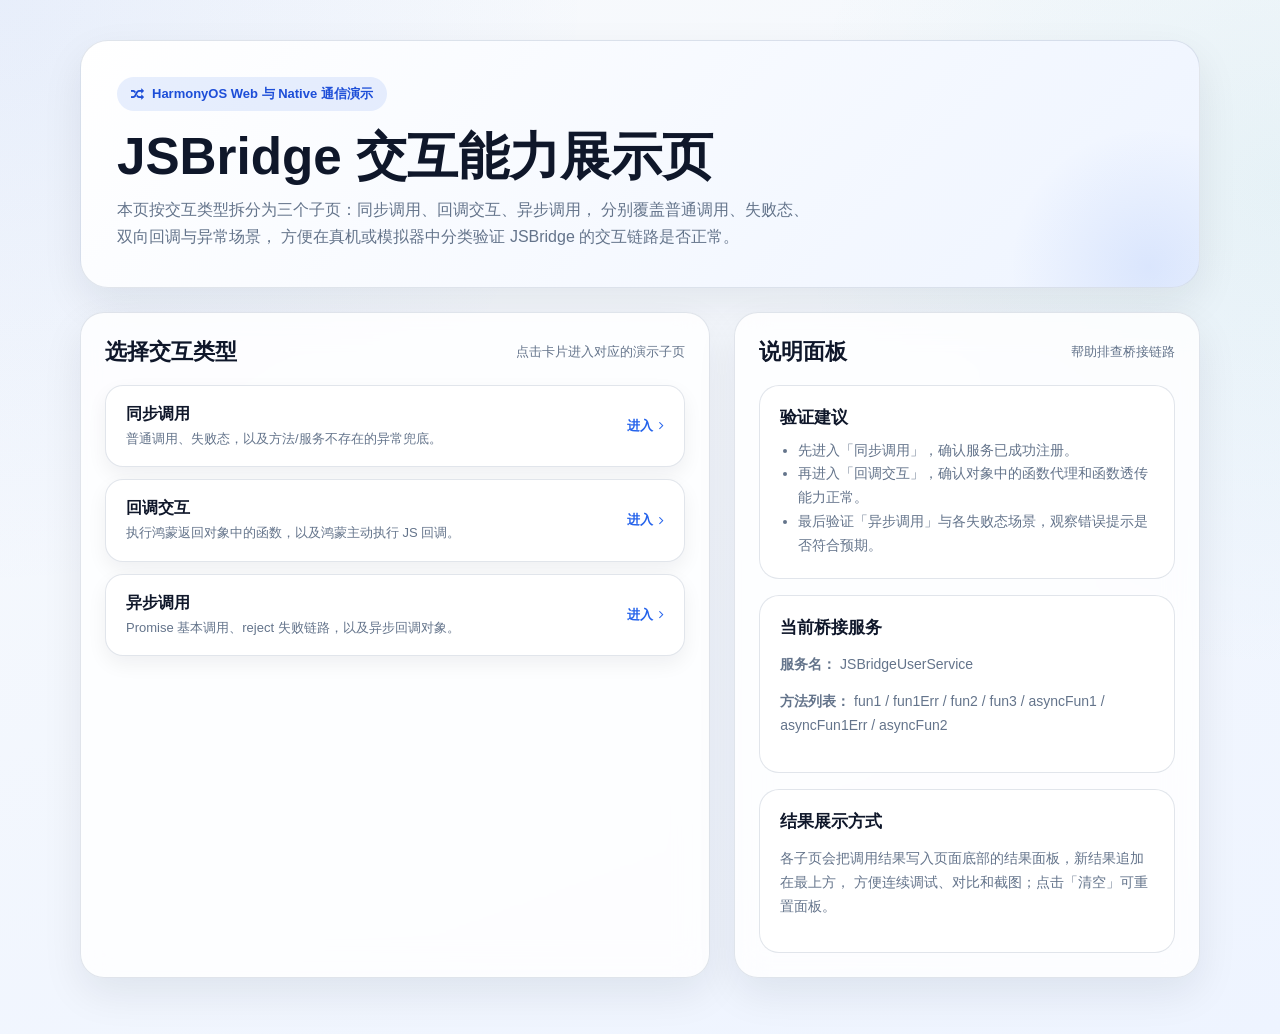
<file: entry/src/main/resources/rawfile/index.html>
<!DOCTYPE html>
<html lang="zh-CN">

<head>
    <meta charset="UTF-8" />
    <meta name="viewport" content="width=device-width, initial-scale=1.0" />
    <title>JSBridge Demo</title>
    <link href="https://cdn.jsdelivr.net/npm/font-awesome@4.7.0/css/font-awesome.min.css" rel="stylesheet" />
    <link rel="stylesheet" href="assets/styles.css" />
</head>

<body>
    <div class="shell">
        <section class="hero">
            <div class="eyebrow">
                <i class="fa fa-random" aria-hidden="true"></i>
                <span>HarmonyOS Web 与 Native 通信演示</span>
            </div>
            <h1>JSBridge 交互能力展示页</h1>
            <p>
                本页按交互类型拆分为三个子页：同步调用、回调交互、异步调用，
                分别覆盖普通调用、失败态、双向回调与异常场景，
                方便在真机或模拟器中分类验证 JSBridge 的交互链路是否正常。
            </p>
        </section>

        <div class="content">
            <main class="panel">
                <div class="panel-title">
                    <h2>选择交互类型</h2>
                    <span>点击卡片进入对应的演示子页</span>
                </div>

                <div class="button-grid">
                    <a class="nav-card nav-sync" href="sync.html">
                        <span class="nav-body">
                            <span class="nav-title">同步调用</span>
                            <span class="nav-desc">普通调用、失败态，以及方法/服务不存在的异常兜底。</span>
                        </span>
                        <span class="nav-enter">进入<i class="fa fa-angle-right" aria-hidden="true"></i></span>
                    </a>

                    <a class="nav-card nav-callback" href="callback.html">
                        <span class="nav-body">
                            <span class="nav-title">回调交互</span>
                            <span class="nav-desc">执行鸿蒙返回对象中的函数，以及鸿蒙主动执行 JS 回调。</span>
                        </span>
                        <span class="nav-enter">进入<i class="fa fa-angle-right" aria-hidden="true"></i></span>
                    </a>

                    <a class="nav-card nav-async" href="async.html">
                        <span class="nav-body">
                            <span class="nav-title">异步调用</span>
                            <span class="nav-desc">Promise 基本调用、reject 失败链路，以及异步回调对象。</span>
                        </span>
                        <span class="nav-enter">进入<i class="fa fa-angle-right" aria-hidden="true"></i></span>
                    </a>
                </div>
            </main>

            <aside class="panel">
                <div class="panel-title">
                    <h2>说明面板</h2>
                    <span>帮助排查桥接链路</span>
                </div>

                <div class="aside-card">
                    <h3>验证建议</h3>
                    <ul>
                        <li>先进入「同步调用」，确认服务已成功注册。</li>
                        <li>再进入「回调交互」，确认对象中的函数代理和函数透传能力正常。</li>
                        <li>最后验证「异步调用」与各失败态场景，观察错误提示是否符合预期。</li>
                    </ul>
                </div>

                <div class="aside-card">
                    <h3>当前桥接服务</h3>
                    <p><strong>服务名：</strong> JSBridgeUserService</p>
                    <p><strong>方法列表：</strong> fun1 / fun1Err / fun2 / fun3 / asyncFun1 / asyncFun1Err / asyncFun2</p>
                </div>

                <div class="aside-card">
                    <h3>结果展示方式</h3>
                    <p>
                        各子页会把调用结果写入页面底部的结果面板，新结果追加在最上方，
                        方便连续调试、对比和截图；点击「清空」可重置面板。
                    </p>
                </div>
            </aside>
        </div>
    </div>
</body>

</html>
</file>
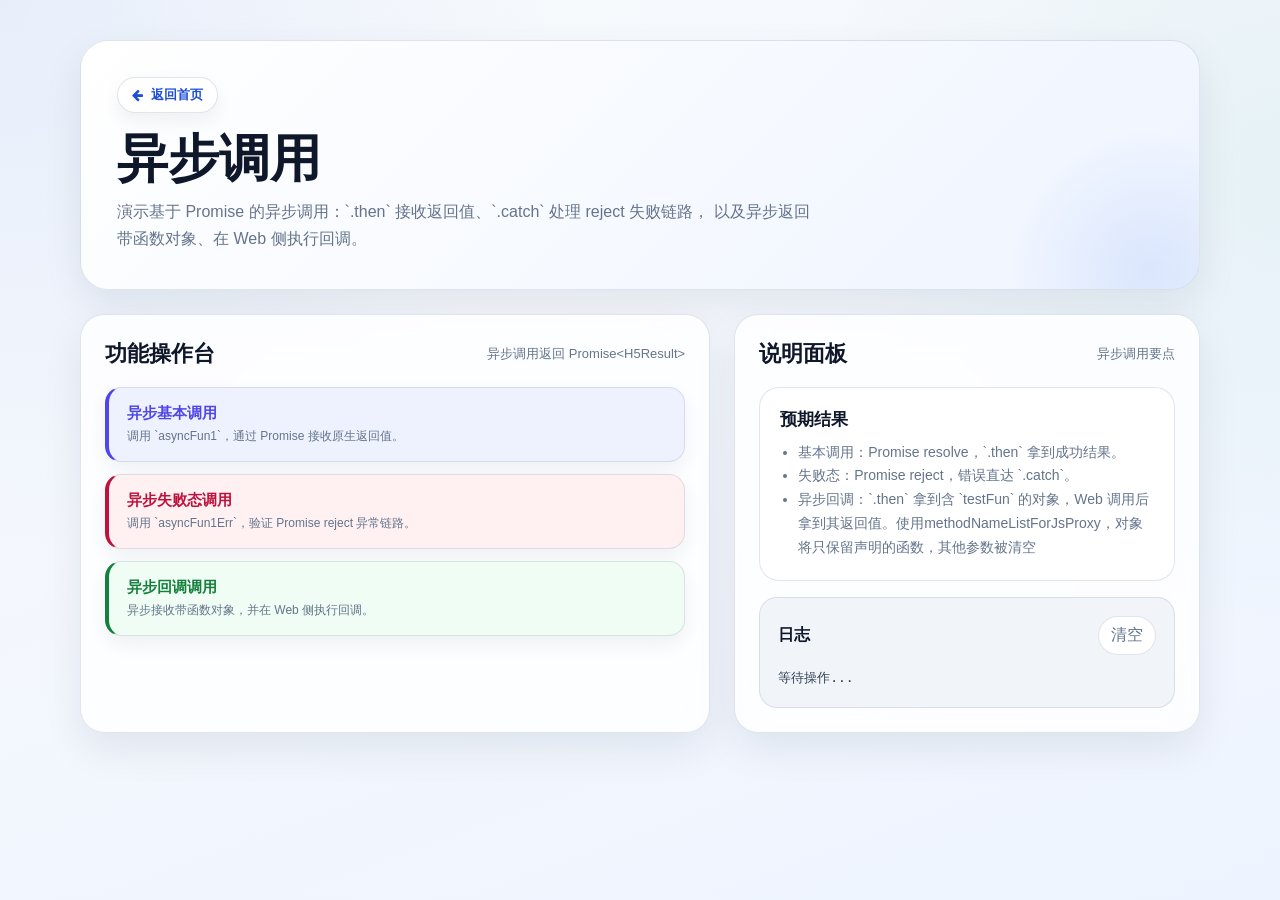
<file: entry/src/main/resources/rawfile/async.html>
<!DOCTYPE html>
<html lang="zh-CN">

<head>
    <meta charset="UTF-8" />
    <meta name="viewport" content="width=device-width, initial-scale=1.0" />
    <title>JSBridge · 异步调用</title>
    <link href="https://cdn.jsdelivr.net/npm/font-awesome@4.7.0/css/font-awesome.min.css" rel="stylesheet" />
    <link rel="stylesheet" href="assets/styles.css" />
</head>

<body>
    <div class="shell">
        <section class="hero">
            <a class="eyebrow" href="index.html">
                <i class="fa fa-arrow-left" aria-hidden="true"></i>
                <span>返回首页</span>
            </a>
            <h1>异步调用</h1>
            <p>
                演示基于 Promise 的异步调用：`.then` 接收返回值、`.catch` 处理 reject 失败链路，
                以及异步返回带函数对象、在 Web 侧执行回调。
            </p>
        </section>

        <div class="content">
            <main class="panel">
                <div class="panel-title">
                    <h2>功能操作台</h2>
                    <span>异步调用返回 Promise&lt;H5Result&gt;</span>
                </div>

                <section class="section">
                    <div class="button-grid">
                        <button type="button" class="action-button action-async" onclick="asyncFun1()">
                            <span>
                                <span class="action-title">异步基本调用</span>
                                <span class="action-desc">调用 `asyncFun1`，通过 Promise 接收原生返回值。</span>
                            </span>
                        </button>

                        <button type="button" class="action-button action-async-reject" onclick="asyncFun1Err()">
                            <span>
                                <span class="action-title">异步失败态调用</span>
                                <span class="action-desc">调用 `asyncFun1Err`，验证 Promise reject 异常链路。</span>
                            </span>
                        </button>

                        <button type="button" class="action-button action-async-proxy" onclick="asyncFun2()">
                            <span>
                                <span class="action-title">异步回调调用</span>
                                <span class="action-desc">异步接收带函数对象，并在 Web 侧执行回调。</span>
                            </span>
                        </button>
                    </div>
                </section>

            </main>

            <aside class="panel">
                <div class="panel-title">
                    <h2>说明面板</h2>
                    <span>异步调用要点</span>
                </div>

                <div class="aside-card">
                    <h3>预期结果</h3>
                    <ul>
                        <li>基本调用：Promise resolve，`.then` 拿到成功结果。</li>
                        <li>失败态：Promise reject，错误直达 `.catch`。</li>
                        <li>异步回调：`.then` 拿到含 `testFun` 的对象，Web
                            调用后拿到其返回值。使用methodNameListForJsProxy，对象将只保留声明的函数，其他参数被清空
                        </li>
                    </ul>
                </div>
                <div class="result-panel">
                    <div class="result-header">
                        <h3>日志</h3>
                        <button type="button" onclick="clearResult()">清空</button>
                    </div>
                    <pre id="result">等待操作...</pre>
                </div>
            </aside>
        </div>
    </div>

    <script src="assets/bridge.js"></script>
    <script>
        function asyncFun1() {
            call('JSBridgeUserService', 'asyncFun1', '传给鸿蒙的参数').then(function (result) {
                showResult(result);
            }).catch(function (error) {
                showResult(error);
            });
        }

        function asyncFun1Err() {
            call('JSBridgeUserService', 'asyncFun1Err', '传给鸿蒙的参数').then(function (result) {
                showResult(result);
            }).catch(function (error) {
                showResult(error);
            });
        }

        function asyncFun2() {
            call('JSBridgeUserService', 'asyncFun2').then(function (result) {
                showResult(result);
                if (result && typeof result.testFun === 'function') {
                    var res = result.testFun('通知通知')
                    showResult(res);
                }
            }).catch(function (error) {
                showResult(error);
            });
        }
    </script>
</body>

</html>
</file>
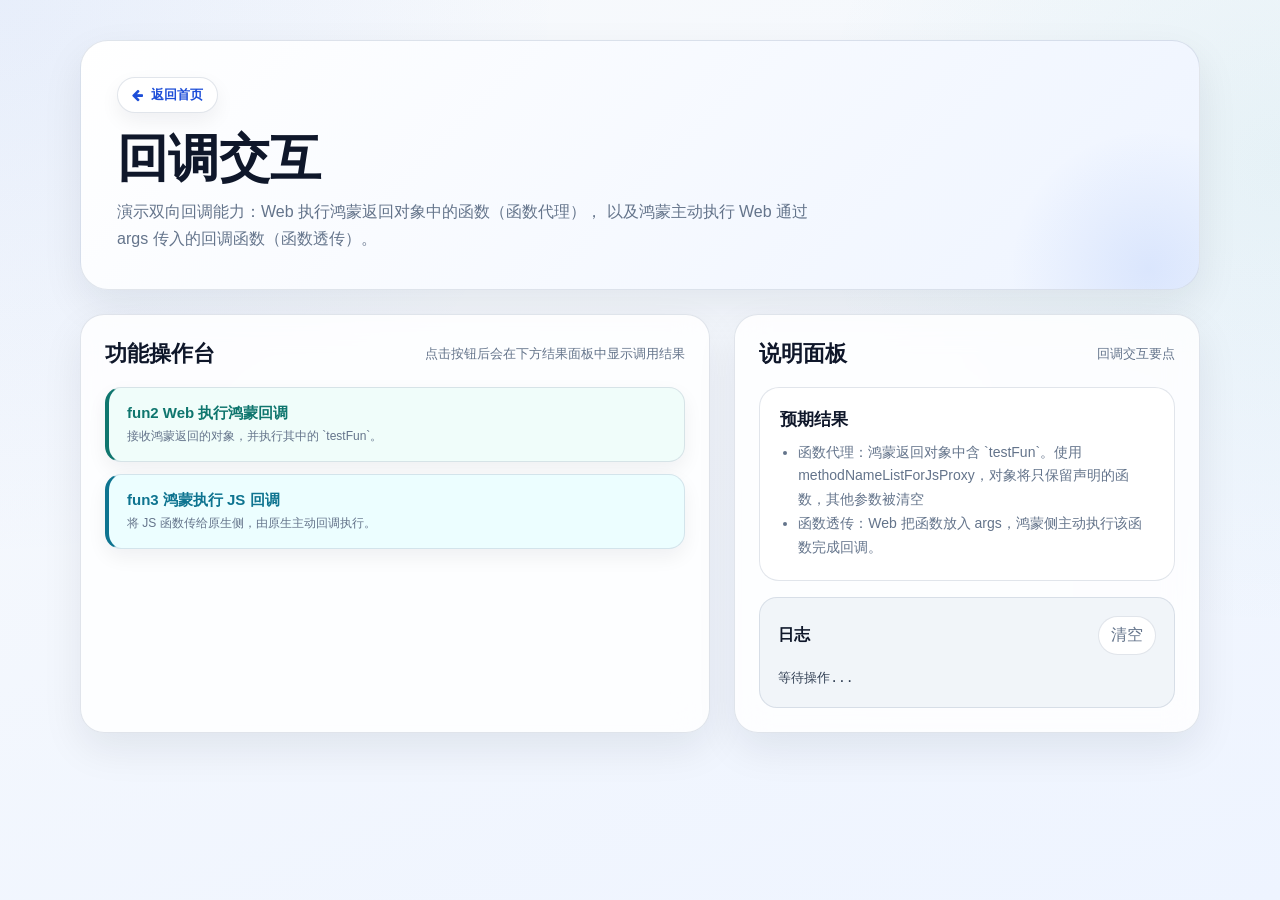
<file: entry/src/main/resources/rawfile/callback.html>
<!DOCTYPE html>
<html lang="zh-CN">

<head>
    <meta charset="UTF-8" />
    <meta name="viewport" content="width=device-width, initial-scale=1.0" />
    <title>JSBridge · 回调交互</title>
    <link href="https://cdn.jsdelivr.net/npm/font-awesome@4.7.0/css/font-awesome.min.css" rel="stylesheet" />
    <link rel="stylesheet" href="assets/styles.css" />
</head>

<body>
    <div class="shell">
        <section class="hero">
            <a class="eyebrow" href="index.html">
                <i class="fa fa-arrow-left" aria-hidden="true"></i>
                <span>返回首页</span>
            </a>
            <h1>回调交互</h1>
            <p>
                演示双向回调能力：Web 执行鸿蒙返回对象中的函数（函数代理），
                以及鸿蒙主动执行 Web 通过 args 传入的回调函数（函数透传）。
            </p>
        </section>

        <div class="content">
            <main class="panel">
                <div class="panel-title">
                    <h2>功能操作台</h2>
                    <span>点击按钮后会在下方结果面板中显示调用结果</span>
                </div>

                <section class="section">
                    <div class="button-grid">
                        <button type="button" class="action-button action-proxy" onclick="fun2()">
                            <span>
                                <span class="action-title">fun2 Web 执行鸿蒙回调</span>
                                <span class="action-desc">接收鸿蒙返回的对象，并执行其中的 `testFun`。</span>
                            </span>
                        </button>

                        <button type="button" class="action-button action-callback" onclick="fun3()">
                            <span>
                                <span class="action-title">fun3 鸿蒙执行 JS 回调</span>
                                <span class="action-desc">将 JS 函数传给原生侧，由原生主动回调执行。</span>
                            </span>
                        </button>
                    </div>
                </section>


            </main>

            <aside class="panel">
                <div class="panel-title">
                    <h2>说明面板</h2>
                    <span>回调交互要点</span>
                </div>

                <div class="aside-card">
                    <h3>预期结果</h3>
                    <ul>
                        <li>函数代理：鸿蒙返回对象中含
                            `testFun`。使用methodNameListForJsProxy，对象将只保留声明的函数，其他参数被清空
                        </li>
                        <li>函数透传：Web 把函数放入 args，鸿蒙侧主动执行该函数完成回调。</li>
                    </ul>
                </div>
                <div class="result-panel">
                    <div class="result-header">
                        <h3>日志</h3>
                        <button type="button" onclick="clearResult()">清空</button>
                    </div>
                    <pre id="result">等待操作...</pre>
                </div>
            </aside>
        </div>
    </div>

    <script src="assets/bridge.js"></script>
    <script>
        function fun2() {
            var result = call('JSBridgeUserService', 'fun2');
            showResult(result);
            if (result && typeof result.testFun === 'function') {
                result.testFun('h5的toast')
            }
        }

        function fun3() {
            var result = call('JSBridgeUserService', 'fun3', function (str) {
                showResult(str);
            });
            showResult(result);
        }
    </script>
</body>

</html>
</file>
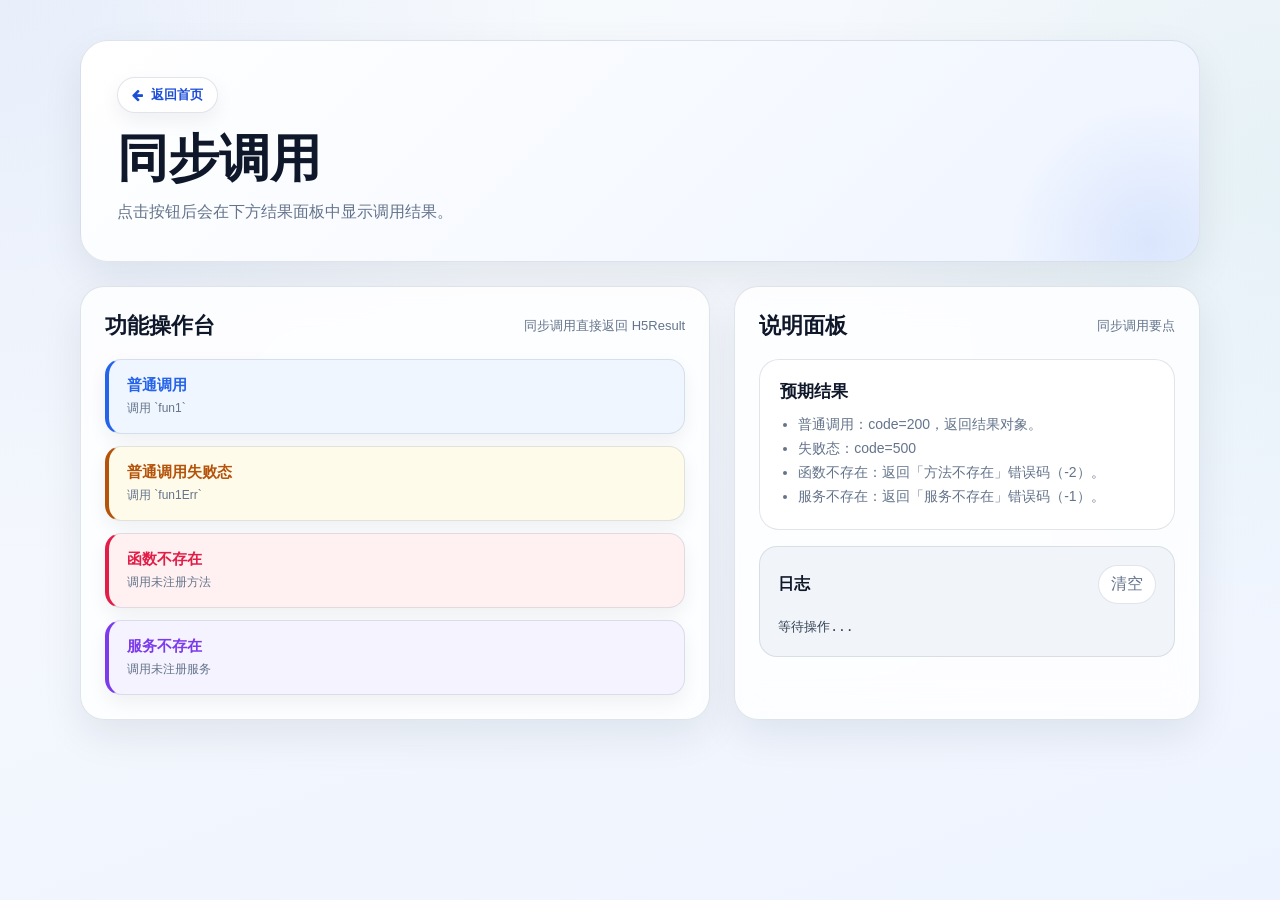
<file: entry/src/main/resources/rawfile/sync.html>
<!DOCTYPE html>
<html lang="zh-CN">

<head>
    <meta charset="UTF-8" />
    <meta name="viewport" content="width=device-width, initial-scale=1.0" />
    <title>JSBridge · 同步调用</title>
    <link href="https://cdn.jsdelivr.net/npm/font-awesome@4.7.0/css/font-awesome.min.css" rel="stylesheet" />
    <link rel="stylesheet" href="assets/styles.css" />
</head>

<body>
    <div class="shell">
        <section class="hero">
            <a class="eyebrow" href="index.html">
                <i class="fa fa-arrow-left" aria-hidden="true"></i>
                <span>返回首页</span>
            </a>
            <h1>同步调用</h1>
            <p>
                点击按钮后会在下方结果面板中显示调用结果。
            </p>
        </section>

        <div class="content">
            <main class="panel">
                <div class="panel-title">
                    <h2>功能操作台</h2>
                    <span>同步调用直接返回 H5Result</span>
                </div>

                <section class="section">
                    <div class="button-grid">
                        <button type="button" class="action-button action-sync" onclick="fun1()">
                            <span>
                                <span class="action-title">普通调用</span>
                                <span class="action-desc">调用 `fun1`</span>
                            </span>
                        </button>

                        <button type="button" class="action-button action-sync-fail" onclick="fun1Err()">
                            <span>
                                <span class="action-title">普通调用失败态</span>
                                <span class="action-desc">调用 `fun1Err`</span>
                            </span>
                        </button>

                        <button type="button" class="action-button action-method-missing" onclick="fun4()">
                            <span>
                                <span class="action-title">函数不存在</span>
                                <span class="action-desc">调用未注册方法</span>
                            </span>
                        </button>

                        <button type="button" class="action-button action-service-missing" onclick="fun5()">
                            <span>
                                <span class="action-title">服务不存在</span>
                                <span class="action-desc">调用未注册服务</span>
                            </span>
                        </button>
                    </div>
                </section>


            </main>

            <aside class="panel">
                <div class="panel-title">
                    <h2>说明面板</h2>
                    <span>同步调用要点</span>
                </div>

                <div class="aside-card">
                    <h3>预期结果</h3>
                    <ul>
                        <li>普通调用：code=200，返回结果对象。</li>
                        <li>失败态：code=500</li>
                        <li>函数不存在：返回「方法不存在」错误码（-2）。</li>
                        <li>服务不存在：返回「服务不存在」错误码（-1）。</li>
                    </ul>
                </div>

                <div class="result-panel">
                    <div class="result-header">
                        <h3>日志</h3>
                        <button type="button" onclick="clearResult()">清空</button>
                    </div>
                    <pre id="result">等待操作...</pre>
                </div>
            </aside>
        </div>
    </div>

    <script src="assets/bridge.js"></script>
    <script>
        function fun1() {
            // 参数仅作为演示，未使用
            var result = call('JSBridgeUserService', 'fun1', '传给鸿蒙的参数')
            showResult(result);
        }

        function fun1Err() {
            var result = call('JSBridgeUserService', 'fun1Err')
            showResult(result);
        }

        function fun4() {
            var result = call('JSBridgeUserService', 'not')
            showResult(result);
        }

        function fun5() {
            var result = call('not', 'not')
            showResult(result);
        }
    </script>
</body>

</html>
</file>
<file: entry/src/main/resources/rawfile/assets/styles.css>
:root {
    --bg-start: #f8fafc;
    --bg-end: #eef4ff;
    --surface: rgba(255, 255, 255, 0.82);
    --surface-strong: #ffffff;
    --border: rgba(148, 163, 184, 0.28);
    --text-main: #0f172a;
    --text-muted: #64748b;
    --primary: #2563eb;
    --primary-strong: #1d4ed8;
    --shadow-sm: 0 8px 20px rgba(15, 23, 42, 0.06);
    --shadow-md: 0 16px 40px rgba(15, 23, 42, 0.08);
}

* {
    box-sizing: border-box;
}

body {
    margin: 0;
    min-height: 100vh;
    font-family: "PingFang SC", "Hiragino Sans GB", "Microsoft YaHei", sans-serif;
    color: var(--text-main);
    background:
        radial-gradient(circle at top left, rgba(37, 99, 235, 0.08), transparent 36%),
        radial-gradient(circle at right 18%, rgba(13, 148, 136, 0.06), transparent 32%),
        linear-gradient(160deg, var(--bg-start), var(--bg-end));
}

.shell {
    width: min(1120px, calc(100% - 32px));
    margin: 0 auto;
    padding: 40px 0 56px;
}

/* Hero：浅色卡片式头图，白→淡蓝渐变 + 深色文字，与整页浅色系统一 */
.hero {
    position: relative;
    overflow: hidden;
    padding: 36px;
    border-radius: 28px;
    background: linear-gradient(135deg, #ffffff 0%, #eef4ff 100%);
    border: 1px solid var(--border);
    box-shadow: var(--shadow-md);
}

.hero::after {
    content: "";
    position: absolute;
    inset: auto -90px -120px auto;
    width: 280px;
    height: 280px;
    border-radius: 50%;
    background: radial-gradient(circle, rgba(37, 99, 235, 0.1), transparent 70%);
    pointer-events: none;
}

/* 头部小标签：淡蓝胶囊 + 品牌色文字 */
.eyebrow {
    display: inline-flex;
    align-items: center;
    gap: 8px;
    padding: 8px 14px;
    border-radius: 999px;
    font-size: 13px;
    font-weight: 600;
    color: var(--primary-strong);
    background: rgba(37, 99, 235, 0.1);
}

/* 返回首页按钮：白色胶囊 + 描边，在浅色 hero 上依旧清晰可点 */
a.eyebrow {
    text-decoration: none;
    font-weight: 700;
    background: var(--surface-strong);
    border: 1px solid var(--border);
    box-shadow: var(--shadow-sm);
    transition: transform 0.18s ease, box-shadow 0.18s ease;
}

a.eyebrow:hover {
    transform: translateX(-3px);
    box-shadow: 0 10px 22px rgba(15, 23, 42, 0.12);
}

.hero h1 {
    margin: 18px 0 12px;
    font-size: clamp(2rem, 4vw, 3.3rem);
    line-height: 1.08;
    color: var(--text-main);
}

.hero p {
    margin: 0;
    max-width: 700px;
    font-size: 16px;
    line-height: 1.7;
    color: var(--text-muted);
}

.content {
    display: grid;
    grid-template-columns: 1.15fr 0.85fr;
    gap: 24px;
    margin-top: 24px;
}

.panel {
    padding: 24px;
    border: 1px solid var(--border);
    border-radius: 24px;
    background: var(--surface);
    backdrop-filter: blur(16px);
    box-shadow: var(--shadow-md);
}

.panel-title {
    display: flex;
    align-items: center;
    justify-content: space-between;
    gap: 12px;
    margin-bottom: 18px;
}

.panel-title h2 {
    margin: 0;
    font-size: 22px;
}

.panel-title span {
    font-size: 13px;
    color: var(--text-muted);
}

.section + .section {
    margin-top: 20px;
}

.button-grid {
    display: grid;
    gap: 12px;
}

/* 门户导航卡片：浅色卡片 + 彩色左侧强调 + “进入 ›” 箭头 */
.nav-card {
    display: flex;
    align-items: center;
    gap: 16px;
    padding: 18px 20px;
    border-radius: 18px;
    background: var(--surface-strong);
    border: 1px solid var(--border);
    box-shadow: var(--shadow-sm);
    color: var(--text-main);
    text-decoration: none;
    transition: transform 0.18s ease, box-shadow 0.18s ease, border-color 0.18s ease;
}

.nav-card:hover {
    transform: translateY(-2px);
    box-shadow: 0 16px 32px rgba(15, 23, 42, 0.1);
    border-color: rgba(37, 99, 235, 0.4);
}

.nav-card .nav-body {
    flex: 1;
    min-width: 0;
}

.nav-card .nav-title {
    display: block;
    margin-bottom: 4px;
    font-size: 16px;
    font-weight: 700;
}

.nav-card .nav-desc {
    display: block;
    font-size: 13px;
    line-height: 1.5;
    color: var(--text-muted);
}

.nav-card .nav-enter {
    flex: none;
    display: inline-flex;
    align-items: center;
    gap: 6px;
    font-size: 13px;
    font-weight: 700;
    color: var(--primary);
    white-space: nowrap;
    transition: transform 0.18s ease;
}

.nav-card:hover .nav-enter {
    transform: translateX(3px);
}

/*
 * 功能按钮：统一为浅色卡片。
 * 结构与底色一致，仅通过两个变量区分语义：
 *   --accent  左侧强调条 + 标题颜色
 *   --tint    卡片浅色底
 * 各 .action-* 变体只需覆盖这两个变量。
 */
.action-button {
    --accent: var(--primary);
    --tint: #eff6ff;
    width: 100%;
    display: flex;
    align-items: center;
    gap: 14px;
    padding: 16px 18px;
    border: 1px solid var(--border);
    border-left: 4px solid var(--accent);
    border-radius: 16px;
    background: var(--tint);
    color: var(--text-main);
    font: inherit;
    text-align: left;
    cursor: pointer;
    box-shadow: var(--shadow-sm);
    transition: transform 0.18s ease, box-shadow 0.18s ease, border-color 0.18s ease;
}

.action-button:hover {
    transform: translateY(-2px);
    box-shadow: 0 14px 28px rgba(15, 23, 42, 0.1);
    border-color: var(--accent);
}

.action-button:active {
    transform: translateY(0);
}

.action-title {
    display: block;
    margin-bottom: 4px;
    font-size: 15px;
    font-weight: 700;
    color: var(--accent);
}

.action-desc {
    display: block;
    font-size: 12px;
    line-height: 1.5;
    color: var(--text-muted);
}

.action-sync {
    --accent: #2563eb;
    --tint: #eff6ff;
}

.action-sync-fail {
    --accent: #b45309;
    --tint: #fffbeb;
}

.action-method-missing {
    --accent: #e11d48;
    --tint: #fff1f2;
}

.action-service-missing {
    --accent: #7c3aed;
    --tint: #f5f3ff;
}

.action-proxy {
    --accent: #0f766e;
    --tint: #f0fdfa;
}

.action-callback {
    --accent: #0e7490;
    --tint: #ecfeff;
}

.action-async {
    --accent: #4f46e5;
    --tint: #eef2ff;
}

.action-async-reject {
    --accent: #be123c;
    --tint: #fff1f2;
}

.action-async-proxy {
    --accent: #15803d;
    --tint: #f0fdf4;
}

.aside-card {
    padding: 20px;
    border-radius: 20px;
    background: var(--surface-strong);
    border: 1px solid var(--border);
}

.aside-card + .aside-card {
    margin-top: 16px;
}

.aside-card h3 {
    margin: 0 0 10px;
    font-size: 17px;
}

.aside-card p,
.aside-card li {
    color: var(--text-muted);
    font-size: 14px;
    line-height: 1.7;
}

.aside-card ul {
    margin: 0;
    padding-left: 18px;
}

/* 结果面板：浅灰底 + 深色文字，作为可读日志，与整页浅色系一致 */
.result-panel {
    margin-top: 16px;
    padding: 18px;
    border-radius: 18px;
    background: #f1f5f9;
    border: 1px solid var(--border);
    color: #334155;
}

.result-header {
    display: flex;
    align-items: center;
    justify-content: space-between;
    gap: 12px;
    margin-bottom: 12px;
}

.result-header h3 {
    margin: 0;
    font-size: 16px;
    color: var(--text-main);
}

.result-header button {
    padding: 8px 12px;
    border: 1px solid var(--border);
    border-radius: 999px;
    background: var(--surface-strong);
    color: var(--text-muted);
    cursor: pointer;
    font: inherit;
}

.result-header button:hover {
    color: var(--primary-strong);
    border-color: rgba(37, 99, 235, 0.4);
}

pre {
    margin: 0;
    white-space: pre-wrap;
    word-break: break-word;
    font-size: 13px;
    line-height: 1.7;
}

@media (max-width: 900px) {
    .content {
        grid-template-columns: 1fr;
    }

    .hero,
    .panel {
        padding: 22px;
    }
}

@media (max-width: 640px) {
    .shell {
        width: min(100% - 20px, 1120px);
        padding-top: 20px;
        padding-bottom: 28px;
    }

    .hero h1 {
        font-size: 1.9rem;
    }

    .action-button {
        padding: 14px;
    }
}
</file>
